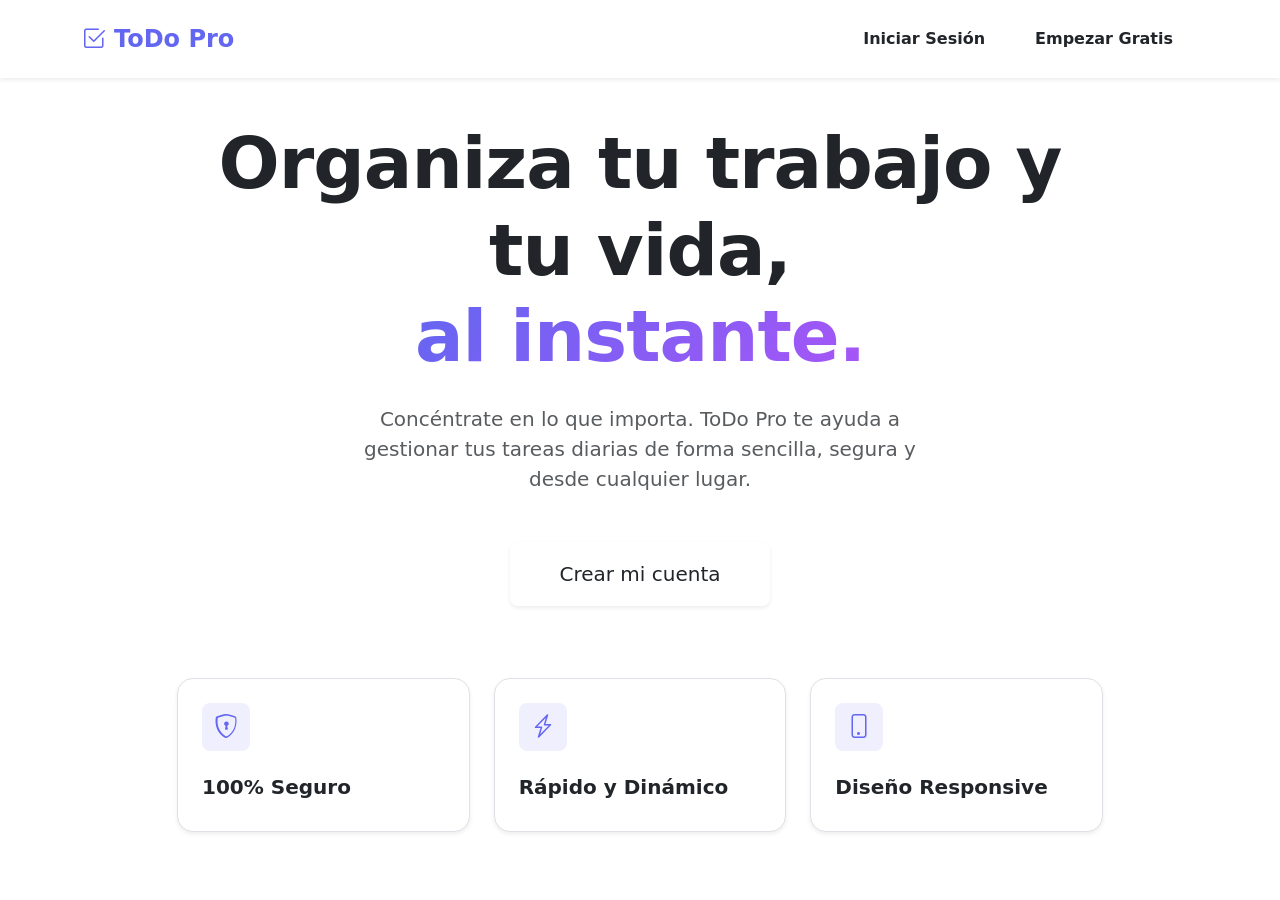
<file: src/main/resources/templates/index.html>
<!DOCTYPE html>
<html xmlns:th="http://www.thymeleaf.org">
<head>
    <meta charset="UTF-8">
    <meta name="viewport" content="width=device-width, initial-scale=1.0">
    <title>ToDo Pro - Organiza tu vida</title>
    <link href="https://cdn.jsdelivr.net/npm/bootstrap@5.3.0/dist/css/bootstrap.min.css" rel="stylesheet">
    <link rel="stylesheet" href="https://cdn.jsdelivr.net/npm/bootstrap-icons@1.10.5/font/bootstrap-icons.css">
    <link rel="stylesheet" th:href="@{/css/style.css}">
    <style>
        .hero-title {
            font-size: clamp(2.5rem, 6vw, 4.5rem);
            line-height: 1.2;
            letter-spacing: -1px;
        }
        .text-gradient {
            background: linear-gradient(135deg, #6366f1 0%, #a855f7 100%);
            -webkit-background-clip: text;
            -webkit-text-fill-color: transparent;
        }
        .feature-card {
            transition: transform 0.3s ease, box-shadow 0.3s ease, border-color 0.3s ease;
        }
        .feature-card:hover {
            transform: translateY(-5px);
            box-shadow: 0 10px 25px -5px rgba(0, 0, 0, 0.1), 0 8px 10px -6px rgba(0, 0, 0, 0.1) !important;
            border-color: #6366f1 !important;
        }
        .icon-box {
            width: 48px;
            height: 48px;
            background-color: rgba(99, 102, 241, 0.1);
            color: #6366f1;
        }
    </style>
</head>
<body>

<div id="globalLoader" class="loader-overlay">
    <div class="spinner"></div>
</div>

<nav class="navbar navbar-expand bg-white shadow-sm fixed-top py-3">
    <div class="container d-flex align-items-center">
        <a class="navbar-brand fw-bold fs-4 m-0 d-flex align-items-center gap-2" href="/" style="color: #6366f1;">
            <i class="bi bi-check2-square"></i> ToDo Pro
        </a>

        <div class="ms-auto d-flex align-items-center gap-2">
            <a th:href="@{/login}" class="btn btn-outline-vibrant fw-bold px-3">
                Iniciar Sesión
            </a>
            <a th:href="@{/register}" class="btn btn-vibrant fw-bold d-none d-md-inline-block px-4">
                Empezar Gratis
            </a>
        </div>
    </div>
</nav>

<section class="min-vh-100 d-flex align-items-center" style="padding-top: 100px;">
    <div class="container pb-5">
        <div class="row justify-content-center text-center">
            <div class="col-lg-10">

                <h1 class="hero-title fw-bold mb-4 text-dark">
                    Organiza tu trabajo y tu vida, <br class="d-none d-md-block">
                    <span class="text-gradient">al instante.</span>
                </h1>

                <p class="lead mb-5 mx-auto text-muted" style="max-width: 600px; font-weight: 400;">
                    Concéntrate en lo que importa. ToDo Pro te ayuda a gestionar tus tareas diarias de forma sencilla, segura y desde cualquier lugar.
                </p>

                <div class="d-flex justify-content-center mb-5">
                    <a th:href="@{/register}" class="btn btn-vibrant btn-lg px-4 px-md-5 py-3 fs-5 shadow-sm">Crear mi cuenta</a>
                </div>

                <div class="row g-4 text-start mt-4">
                    <div class="col-md-4">
                        <div class="bg-white p-4 h-100 rounded-4 border shadow-sm feature-card">
                            <div class="icon-box d-inline-flex align-items-center justify-content-center rounded-3 mb-4">
                                <i class="bi bi-shield-lock fs-4"></i>
                            </div>
                            <h5 class="fw-bold text-dark mb-2">100% Seguro</h5>
                        </div>
                    </div>
                    <div class="col-md-4">
                        <div class="bg-white p-4 h-100 rounded-4 border shadow-sm feature-card">
                            <div class="icon-box d-inline-flex align-items-center justify-content-center rounded-3 mb-4">
                                <i class="bi bi-lightning-charge fs-4"></i>
                            </div>
                            <h5 class="fw-bold text-dark mb-2">Rápido y Dinámico</h5>
                        </div>
                    </div>
                    <div class="col-md-4">
                        <div class="bg-white p-4 h-100 rounded-4 border shadow-sm feature-card">
                            <div class="icon-box d-inline-flex align-items-center justify-content-center rounded-3 mb-4">
                                <i class="bi bi-phone fs-4"></i>
                            </div>
                            <h5 class="fw-bold text-dark mb-2">Diseño Responsive</h5>
                        </div>
                    </div>
                </div>

            </div>
        </div>
    </div>
</section>

<script src="https://cdn.jsdelivr.net/npm/bootstrap@5.3.0/dist/js/bootstrap.bundle.min.js"></script>

<script>
    window.addEventListener('beforeunload', () => {
        document.getElementById('globalLoader').classList.add('active');
    });
</script>

<script>
    if(localStorage.getItem('theme') === 'dark') document.documentElement.setAttribute('data-theme', 'dark');
</script>
</body>
</html>
</file>
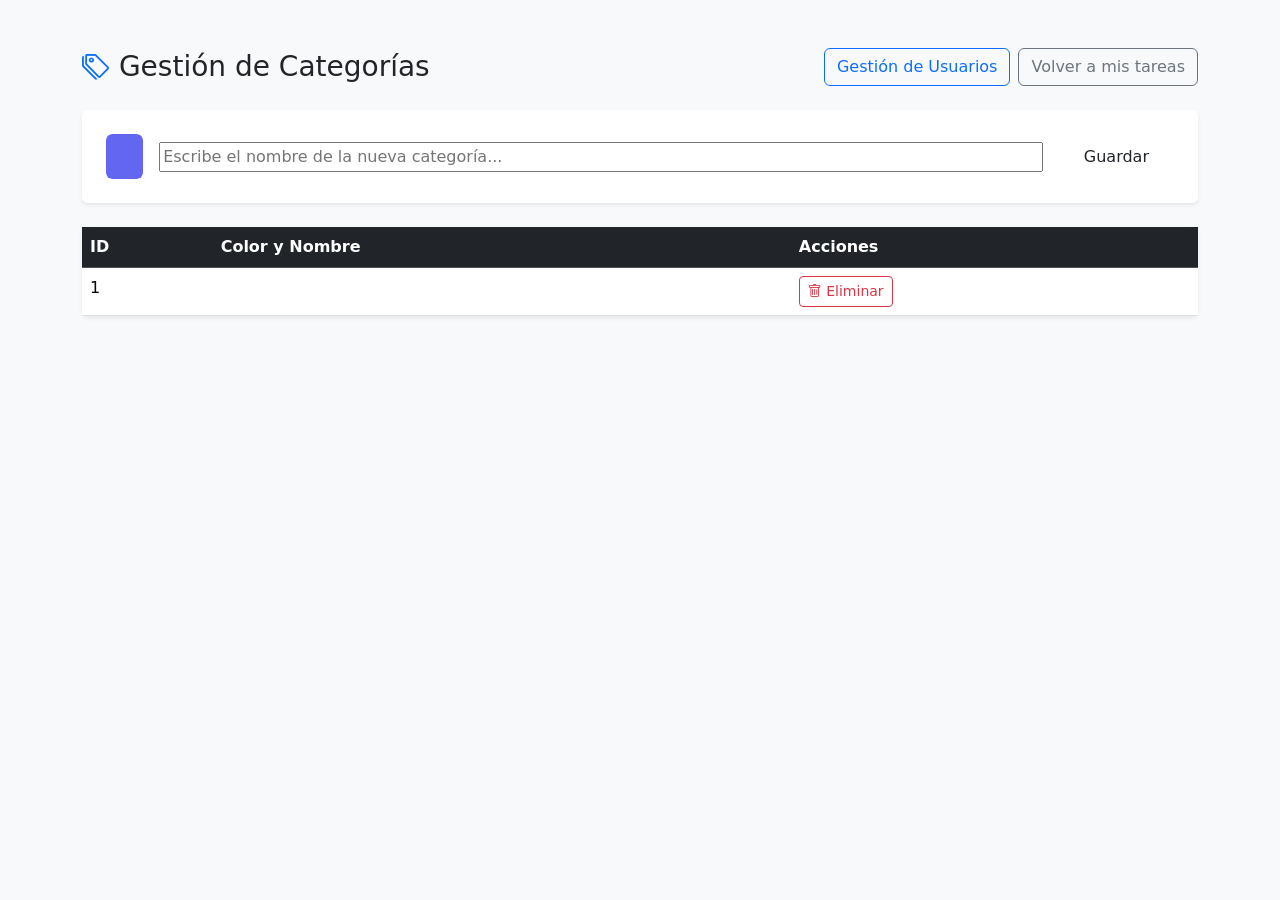
<file: src/main/resources/templates/admin-categories.html>
<!DOCTYPE html>
<html xmlns:th="http://www.thymeleaf.org">
<head>
    <title>Panel de Administración | Categorías</title>
    <meta name="viewport" content="width=device-width, initial-scale=1.0">
    <link href="https://cdn.jsdelivr.net/npm/bootstrap@5.3.0/dist/css/bootstrap.min.css" rel="stylesheet">
    <link rel="stylesheet" href="https://cdn.jsdelivr.net/npm/bootstrap-icons@1.10.5/font/bootstrap-icons.css">
    <link rel="stylesheet" th:href="@{/css/style.css}">
</head>
<body class="bg-light p-3 p-md-5">

<div id="globalLoader" class="loader-overlay">
    <div class="spinner"></div>
</div>

<div class="container">

    <div class="d-flex flex-column flex-sm-row justify-content-between align-items-sm-center gap-3 mb-4">
        <h2 class="m-0 fs-3"><i class="bi bi-tags text-primary"></i> Gestión de Categorías</h2>
        <div class="d-flex gap-2">
            <a th:href="@{/admin/users}" class="btn btn-outline-primary">Gestión de Usuarios</a>
            <a th:href="@{/tasks}" class="btn btn-outline-secondary">Volver a mis tareas</a>
        </div>
    </div>

    <div class="card shadow-sm border-0 mb-4 p-4">
        <form th:action="@{/admin/categories}" method="post" class="d-flex gap-3 align-items-center">
            <input type="color" name="color" class="form-control form-control-color border-0 bg-transparent p-0" value="#6366f1" style="width: 45px; height: 45px; cursor: pointer;" title="Elige un color" required>
            <input type="text" name="name" class="form-control-modern w-100" placeholder="Escribe el nombre de la nueva categoría..." required>
            <button type="submit" class="btn btn-vibrant px-4">Guardar</button>
        </form>
    </div>

    <div class="card shadow-sm border-0">
        <div class="table-responsive">
            <table class="table table-hover bg-white mb-0 text-nowrap">
                <thead class="table-dark">
                <tr>
                    <th>ID</th>
                    <th>Color y Nombre</th>
                    <th>Acciones</th>
                </tr>
                </thead>
                <tbody>
                <tr th:each="c : ${categories}">
                    <td th:text="${c.id}">1</td>
                    <td class="fw-bold">
                        <span class="badge rounded-pill text-white" th:style="'background-color: ' + ${c.color}" th:text="${c.name}"></span>
                    </td>
                    <td>
                        <form th:action="@{'/admin/categories/' + ${c.id} + '/delete'}" method="post" class="m-0">
                            <button type="submit" class="btn btn-sm btn-outline-danger" onclick="return confirm('¿Estás seguro de eliminar esta categoría del sistema?');">
                                <i class="bi bi-trash"></i> Eliminar
                            </button>
                        </form>
                    </td>
                </tr>
                </tbody>
            </table>
        </div>
    </div>

</div>

<script src="https://cdn.jsdelivr.net/npm/bootstrap@5.3.0/dist/js/bootstrap.bundle.min.js"></script>

<script>
    if(localStorage.getItem('theme') === 'dark') document.documentElement.setAttribute('data-theme', 'dark');
</script>
<script>
    window.addEventListener('beforeunload', () => {
        document.getElementById('globalLoader').classList.add('active');
    });
</script>
</body>
</html>
</file>
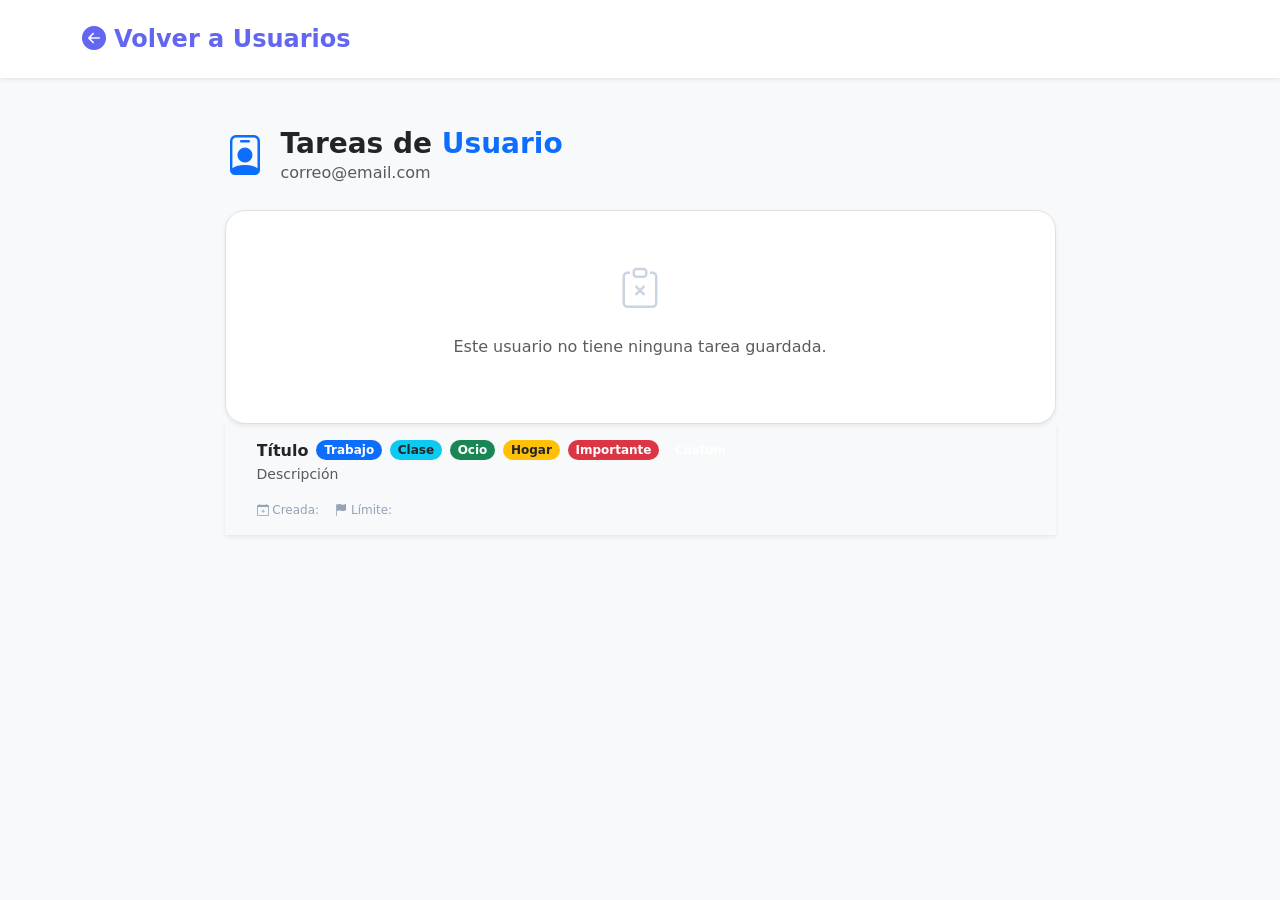
<file: src/main/resources/templates/admin-user-tasks.html>
<!DOCTYPE html>
<html xmlns:th="http://www.thymeleaf.org">
<head>
    <title>Tareas del Usuario | ToDo Pro</title>
    <meta name="viewport" content="width=device-width, initial-scale=1.0">
    <link href="https://cdn.jsdelivr.net/npm/bootstrap@5.3.0/dist/css/bootstrap.min.css" rel="stylesheet">
    <link rel="stylesheet" href="https://cdn.jsdelivr.net/npm/bootstrap-icons@1.10.5/font/bootstrap-icons.css">
    <link rel="stylesheet" th:href="@{/css/style.css}">
    <style>
        .task-done .task-title { text-decoration: line-through; color: #94a3b8; }
        .task-done .task-desc { text-decoration: line-through; opacity: 0.7; }
        .task-date { font-size: 0.75rem; color: #94a3b8; }
        .overdue-task { border-left: 5px solid #dc3545 !important; }
        .soon-task { border-left: 5px solid #ffc107 !important; }
    </style>
</head>
<body class="bg-light pb-5">

<div id="globalLoader" class="loader-overlay">
    <div class="spinner"></div>
</div>

<nav class="navbar navbar-expand-lg bg-white shadow-sm mb-5 py-3">
    <div class="container">
        <a class="navbar-brand fw-bold fs-4 d-flex align-items-center gap-2" href="/admin/users" style="color: #6366f1;">
            <i class="bi bi-arrow-left-circle-fill"></i> Volver a Usuarios
        </a>
    </div>
</nav>

<div class="container">
    <div class="row justify-content-center">
        <div class="col-md-10 col-lg-9">

            <div class="d-flex align-items-center mb-4">
                <i class="bi bi-person-badge fs-1 text-primary me-3"></i>
                <div>
                    <h3 class="mb-0 fw-bold" style="color: var(--text-main);">
                        Tareas de <span class="text-primary" th:text="${targetUser.username}">Usuario</span>
                    </h3>
                    <p class="text-muted mb-0" th:text="${targetUser.email}">correo@email.com</p>
                </div>
            </div>

            <div th:if="${#lists.isEmpty(tasks)}" class="text-center p-5 bg-white shadow-sm border" style="border-radius: 20px;">
                <i class="bi bi-clipboard-x fs-1" style="color: #cbd5e1;"></i>
                <p class="mt-3 text-muted fw-medium">Este usuario no tiene ninguna tarea guardada.</p>
            </div>

            <div class="d-flex flex-column gap-3">
                <div th:each="task : ${tasks}" class="task-card p-3 d-flex justify-content-between align-items-center shadow-sm"
                     th:classappend="${task.completed ? 'task-done' : (task.overdue ? 'overdue-task' : (task.dueSoon ? 'soon-task' : ''))}">

                    <div class="d-flex align-items-start gap-3 overflow-hidden w-100">
                        <i class="bi fs-3 mt-1" th:classappend="${task.completed} ? 'bi-check-circle-fill text-success' : 'bi-circle text-secondary'"></i>

                        <div class="w-100">
                            <div class="d-flex align-items-center flex-wrap gap-2 mb-1">
                                <h6 class="mb-0 fw-bold task-title text-truncate" style="max-width: 100%;" th:text="${task.title}">Título</h6>
                                <span th:if="${task.category == 'Trabajo'}" class="badge bg-primary rounded-pill small">Trabajo</span>
                                <span th:if="${task.category == 'Clase'}" class="badge bg-info text-dark rounded-pill small">Clase</span>
                                <span th:if="${task.category == 'Ocio'}" class="badge bg-success rounded-pill small">Ocio</span>
                                <span th:if="${task.category == 'Hogar'}" class="badge bg-warning text-dark rounded-pill small">Hogar</span>
                                <span th:if="${task.category == 'Importante'}" class="badge bg-danger rounded-pill small">Importante</span>
                                <span th:if="${task.category != null and task.category != 'Trabajo' and task.category != 'Clase' and task.category != 'Ocio' and task.category != 'Hogar' and task.category != 'Importante' and task.category != ''}"
                                      class="badge rounded-pill small text-white"
                                      th:style="'background-color: ' + (${categoryColors != null and categoryColors.containsKey(task.category)} ? ${categoryColors.get(task.category)} : '#6c757d')"
                                      th:text="${task.category}">Custom</span>
                            </div>

                            <small class="text-muted d-block task-desc mb-2" th:if="${task.description}" th:text="${task.description}">Descripción</small>

                            <div th:if="${task.tags != null and !task.tags.isEmpty()}" class="mb-2 d-flex flex-wrap gap-1">
                                <span th:each="tag : ${#strings.arraySplit(task.tags, ',')}" class="badge border text-muted fw-normal" style="background-color: var(--bg-input);" th:text="${'#' + #strings.trim(tag)}"></span>
                            </div>

                            <div class="task-date mt-2 d-flex flex-wrap gap-3">
                                <span><i class="bi bi-calendar-plus"></i> Creada: <span th:text="${#temporals.format(task.createdAt, 'dd/MM/yyyy')}"></span></span>

                                <span th:if="${task.dueDate}" th:classappend="${!task.completed and task.overdue} ? 'text-danger fw-bold' : (${!task.completed and task.dueSoon} ? 'text-warning fw-bold' : '')">
                                    <i class="bi bi-flag-fill"></i> Límite: <span th:text="${#temporals.format(task.dueDate, 'dd/MM/yyyy')}"></span>
                                </span>
                            </div>
                        </div>
                    </div>
                </div>
            </div>

        </div>
    </div>
</div>

<script src="https://cdn.jsdelivr.net/npm/bootstrap@5.3.0/dist/js/bootstrap.bundle.min.js"></script>
<script>
    if(localStorage.getItem('theme') === 'dark') document.documentElement.setAttribute('data-theme', 'dark');
</script>
<script>
    window.addEventListener('beforeunload', () => {
        document.getElementById('globalLoader').classList.add('active');
    });
</script>
</body>
</html>
</file>
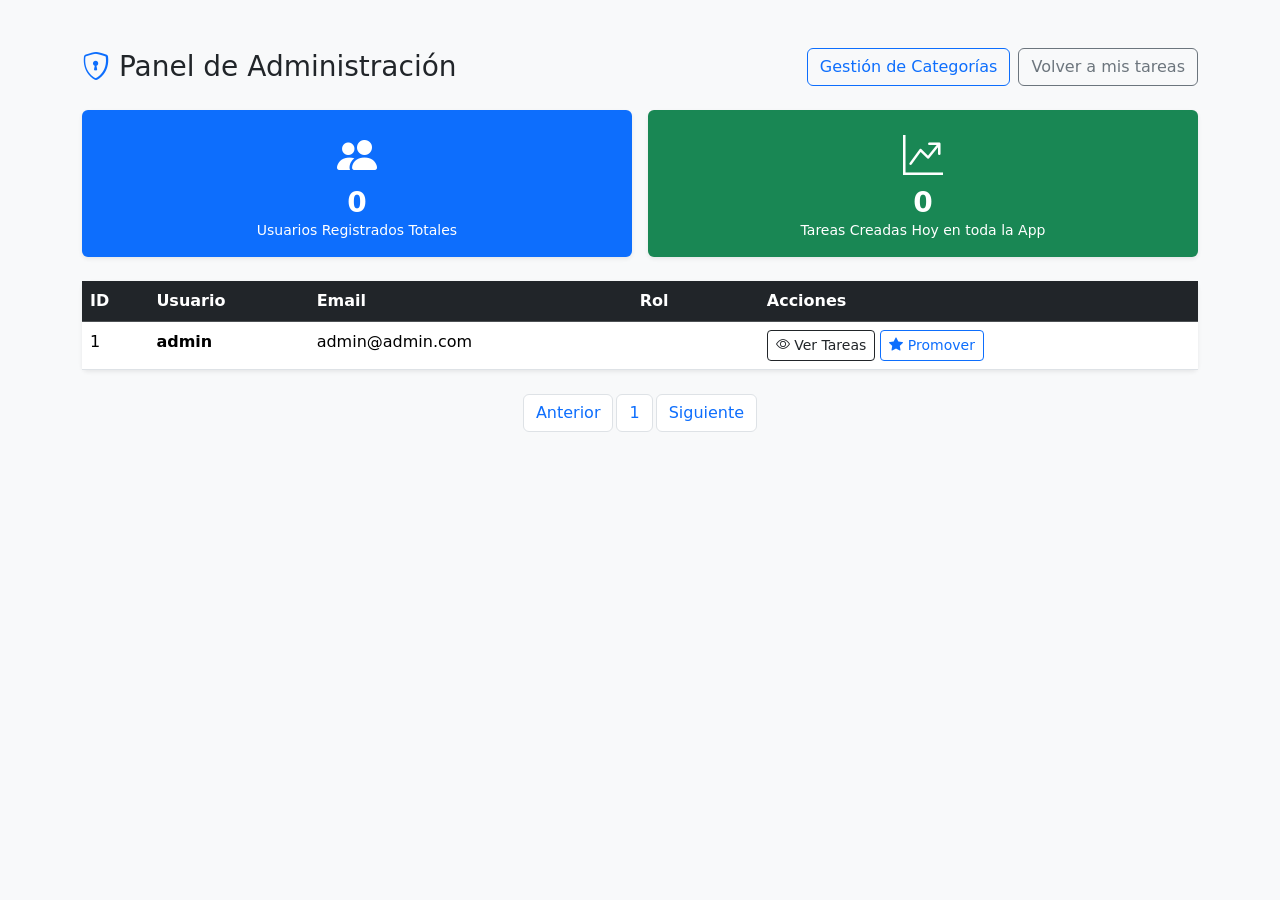
<file: src/main/resources/templates/admin-users.html>
<!DOCTYPE html>
<html xmlns:th="http://www.thymeleaf.org">
<head>
    <title>Panel de Administración | Usuarios</title>
    <meta name="viewport" content="width=device-width, initial-scale=1.0">
    <link href="https://cdn.jsdelivr.net/npm/bootstrap@5.3.0/dist/css/bootstrap.min.css" rel="stylesheet">
    <link rel="stylesheet" href="https://cdn.jsdelivr.net/npm/bootstrap-icons@1.10.5/font/bootstrap-icons.css">
    <link rel="stylesheet" th:href="@{/css/style.css}">
</head>
<body class="bg-light p-3 p-md-5">

<div id="globalLoader" class="loader-overlay">
    <div class="spinner"></div>
</div>

<div class="container">

    <div class="d-flex flex-column flex-sm-row justify-content-between align-items-sm-center gap-3 mb-4">
        <h2 class="m-0 fs-3"><i class="bi bi-shield-lock text-primary"></i> Panel de Administración</h2>
        <div class="d-flex gap-2">
            <a th:href="@{/admin/categories}" class="btn btn-outline-primary">Gestión de Categorías</a>
            <a th:href="@{/tasks}" class="btn btn-outline-secondary">Volver a mis tareas</a>
        </div>
    </div>

    <div class="row mb-4 g-3">
        <div class="col-12 col-md-6">
            <div class="card shadow-sm border-0 bg-primary text-white p-3 text-center h-100">
                <i class="bi bi-people-fill fs-1"></i>
                <h3 class="fw-bold mb-0" th:text="${totalUsers}">0</h3>
                <span class="small">Usuarios Registrados Totales</span>
            </div>
        </div>
        <div class="col-12 col-md-6">
            <div class="card shadow-sm border-0 bg-success text-white p-3 text-center h-100">
                <i class="bi bi-graph-up-arrow fs-1"></i>
                <h3 class="fw-bold mb-0" th:text="${tasksToday}">0</h3>
                <span class="small">Tareas Creadas Hoy en toda la App</span>
            </div>
        </div>
    </div>

    <div class="card shadow-sm border-0">
        <div class="table-responsive">
            <table class="table table-hover bg-white mb-0 text-nowrap">
                <thead class="table-dark">
                <tr>
                    <th>ID</th>
                    <th>Usuario</th>
                    <th>Email</th>
                    <th>Rol</th>
                    <th>Acciones</th>
                </tr>
                </thead>
                <tbody>
                <tr th:each="u : ${userPage.content}">
                    <td th:text="${u.id}">1</td>
                    <td class="fw-bold" th:text="${u.username}">admin</td>
                    <td th:text="${u.email}">admin@admin.com</td>
                    <td><span class="badge" th:classappend="${u.role == 'ADMIN'} ? 'bg-danger' : 'bg-primary'" th:text="${u.role}">USER</span></td>
                    <td>
                        <a th:href="@{'/admin/users/' + ${u.id} + '/tasks'}" class="btn btn-sm btn-outline-dark">
                            <i class="bi bi-eye"></i> Ver Tareas
                        </a>
                        <form th:if="${u.role != 'ADMIN'}" th:action="@{'/admin/users/' + ${u.id} + '/promote'}" method="post" class="d-inline m-0">
                            <button type="submit" class="btn btn-sm btn-outline-primary" onclick="return confirm('¿Otorgar permisos de Administrador a este usuario?');">
                                <i class="bi bi-star-fill"></i> Promover
                            </button>
                        </form>
                    </td>
                </tr>
                </tbody>
            </table>
        </div>
    </div>

    <nav class="mt-4" th:if="${userPage.totalPages > 1}">
        <ul class="pagination justify-content-center flex-wrap gap-1">
            <li class="page-item" th:classappend="${userPage.first} ? 'disabled'">
                <a class="page-link rounded-2" th:href="@{/admin/users(page=${userPage.number - 1})}">Anterior</a>
            </li>
            <li class="page-item" th:each="i : ${#numbers.sequence(0, userPage.totalPages - 1)}" th:classappend="${userPage.number == i} ? 'active'">
                <a class="page-link rounded-2" th:href="@{/admin/users(page=${i})}" th:text="${i + 1}">1</a>
            </li>
            <li class="page-item" th:classappend="${userPage.last} ? 'disabled'">
                <a class="page-link rounded-2" th:href="@{/admin/users(page=${userPage.number + 1})}">Siguiente</a>
            </li>
        </ul>
    </nav>

</div>

<script src="https://cdn.jsdelivr.net/npm/bootstrap@5.3.0/dist/js/bootstrap.bundle.min.js"></script>
<script>
    if(localStorage.getItem('theme') === 'dark') document.documentElement.setAttribute('data-theme', 'dark');
</script>
<script>
    window.addEventListener('beforeunload', () => {
        document.getElementById('globalLoader').classList.add('active');
    });
</script>
</body>
</html>
</file>
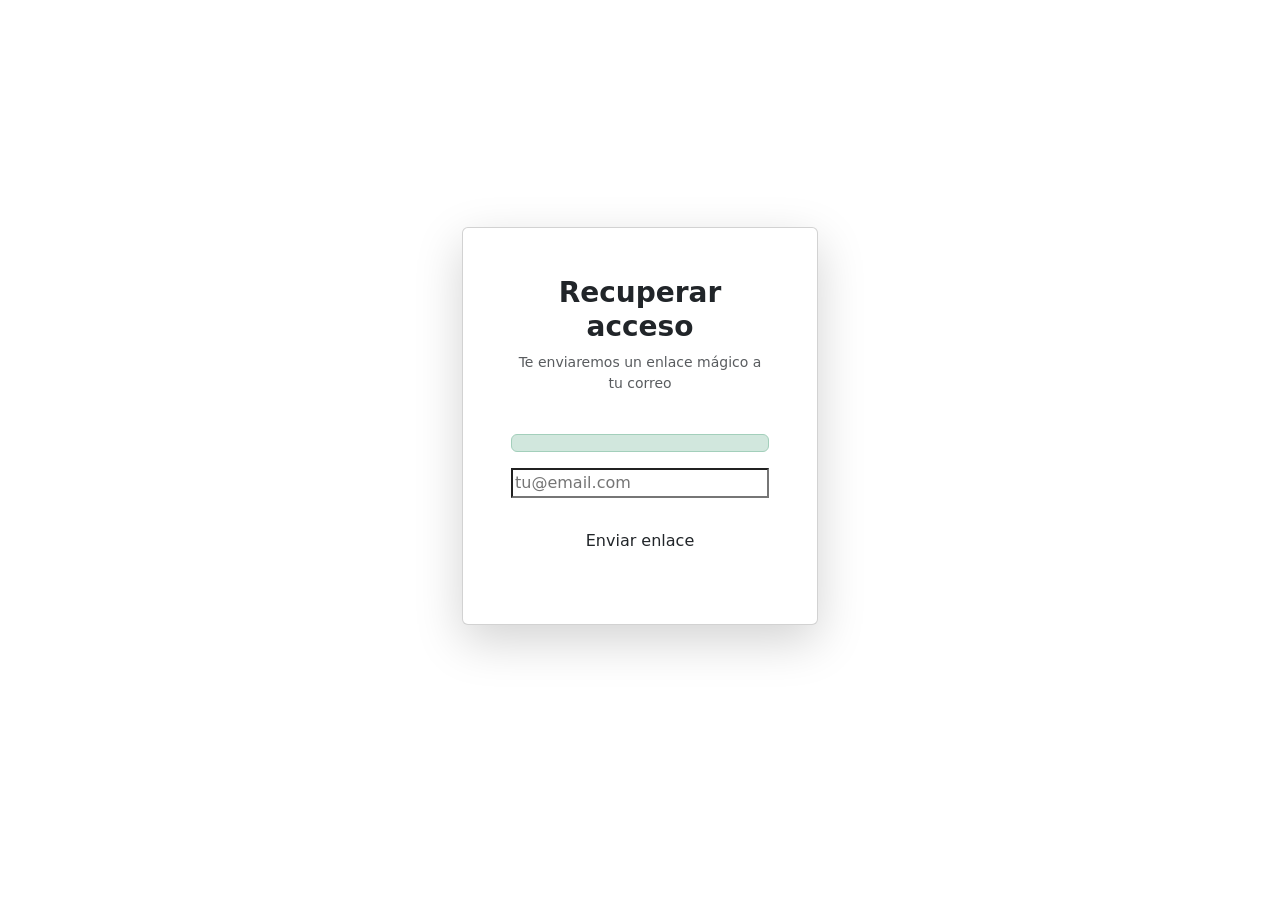
<file: src/main/resources/templates/forgot-password.html>
<!DOCTYPE html>
<html xmlns:th="http://www.thymeleaf.org">
<head>
    <meta charset="UTF-8">
    <meta name="viewport" content="width=device-width, initial-scale=1.0">
    <title>Recuperar Contraseña | ToDo Pro</title>
    <link href="https://cdn.jsdelivr.net/npm/bootstrap@5.3.0/dist/css/bootstrap.min.css" rel="stylesheet">
    <link rel="stylesheet" th:href="@{/css/style.css}">
</head>
<body class="bg-vibrant d-flex align-items-center min-vh-100 py-5">

<div id="globalLoader" class="loader-overlay">
    <div class="spinner"></div>
</div>

<div class="container">
    <div class="row justify-content-center">
        <div class="col-11 col-sm-8 col-md-6 col-lg-4">
            <div class="card card-auth p-4 p-sm-5 shadow-lg">
                <div class="text-center mb-4">
                    <h3 class="fw-bold text-dark">Recuperar acceso</h3>
                    <p class="text-muted small">Te enviaremos un enlace mágico a tu correo</p>
                </div>

                <div th:if="${message}" class="alert alert-success py-2 small text-center" th:text="${message}"></div>

                <form th:action="@{/forgot-password}" method="post">
                    <div class="mb-4">
                        <input type="email" name="email" class="form-control-modern w-100 bg-white" required placeholder="tu@email.com">
                    </div>
                    <button type="submit" class="btn btn-vibrant w-100 mb-3">Enviar enlace</button>
                </form>
            </div>
            <div class="text-center mt-4">
                <a th:href="@{/login}" class="text-white-50 text-decoration-none small"><i class="bi bi-arrow-left"></i> Volver al Login</a>
            </div>
        </div>
    </div>
</div>

<script>
    window.addEventListener('beforeunload', () => {
        document.getElementById('globalLoader').classList.add('active');
    });
</script>

</body>
</html>
</file>
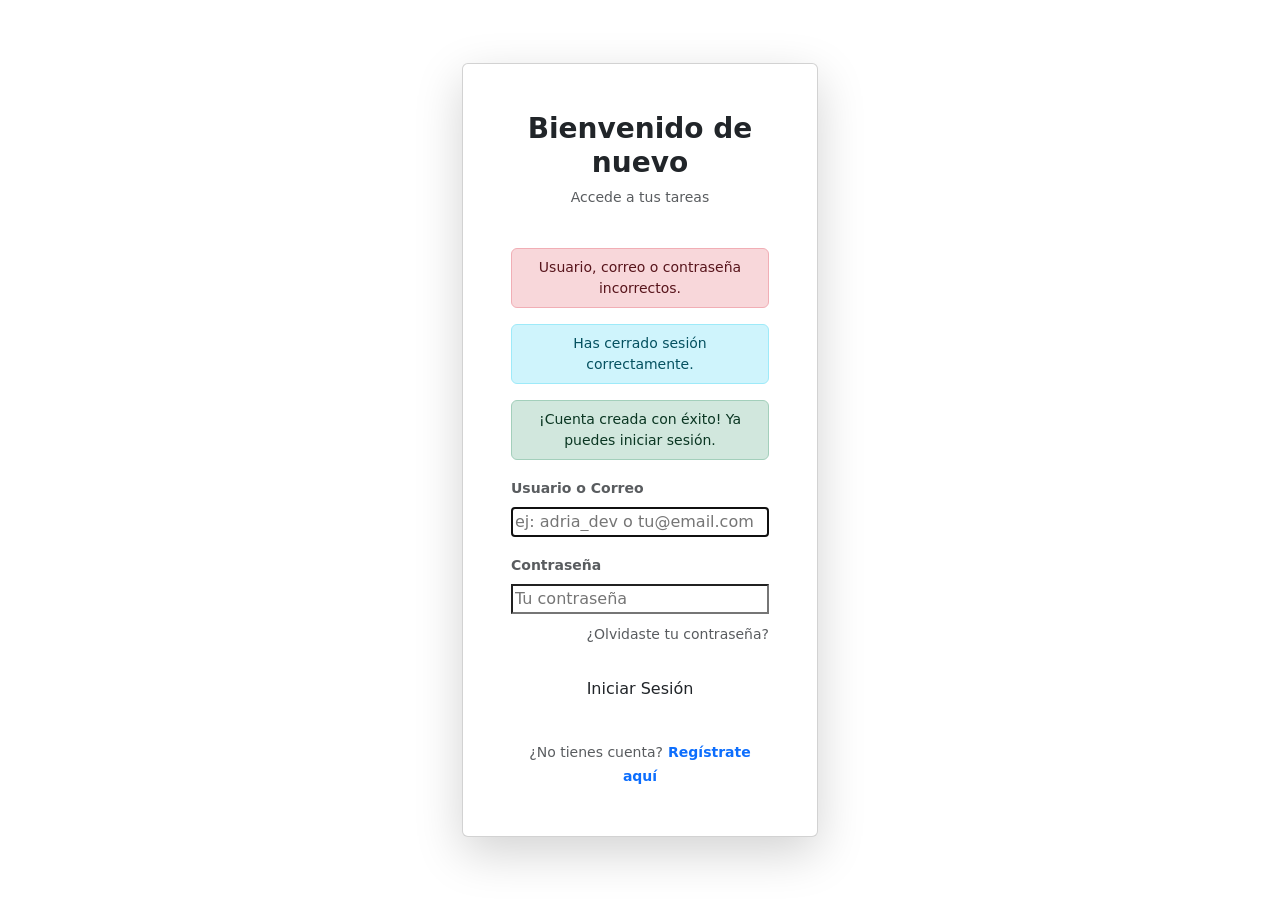
<file: src/main/resources/templates/login.html>
<!DOCTYPE html>
<html xmlns:th="http://www.thymeleaf.org">
<head>
    <meta charset="UTF-8">
    <meta name="viewport" content="width=device-width, initial-scale=1.0">
    <title>Iniciar Sesión | ToDo Pro</title>
    <link href="https://cdn.jsdelivr.net/npm/bootstrap@5.3.0/dist/css/bootstrap.min.css" rel="stylesheet">
    <link rel="stylesheet" th:href="@{/css/style.css}">
</head>
<body class="bg-vibrant d-flex align-items-center min-vh-100 py-5">

<div id="globalLoader" class="loader-overlay">
    <div class="spinner"></div>
</div>

<div class="container">
    <div class="row justify-content-center">
        <div class="col-11 col-sm-8 col-md-6 col-lg-4">
            <div class="card card-auth p-4 p-sm-5 shadow-lg">
                <div class="text-center mb-4">
                    <h3 class="fw-bold text-dark">Bienvenido de nuevo</h3>
                    <p class="text-muted small">Accede a tus tareas</p>
                </div>

                <form th:action="@{/login}" method="post">
                    <div th:if="${param.error}" class="alert alert-danger py-2 small text-center">
                        Usuario, correo o contraseña incorrectos.
                    </div>

                    <div th:if="${param.logout}" class="alert alert-info py-2 small text-center">
                        Has cerrado sesión correctamente.
                    </div>

                    <div th:if="${param.success}" class="alert alert-success py-2 small text-center">
                        ¡Cuenta creada con éxito! Ya puedes iniciar sesión.
                    </div>
                    <div class="mb-3">
                        <label class="form-label small fw-bold text-muted">Usuario o Correo</label>
                        <input type="text" name="username" class="form-control-modern w-100 bg-white" placeholder="ej: adria_dev o tu@email.com" required autofocus>
                    </div>

                    <div class="mb-2">
                        <label class="form-label small fw-bold text-muted">Contraseña</label>
                        <input type="password" name="password" class="form-control-modern w-100 bg-white" placeholder="Tu contraseña" required>
                    </div>

                    <div class="text-end mb-4">
                        <a th:href="@{/forgot-password}" class="text-muted small text-decoration-none">¿Olvidaste tu contraseña?</a>
                    </div>

                    <button type="submit" class="btn btn-vibrant w-100 mb-3">Iniciar Sesión</button>
                </form>

                <div class="text-center mt-3">
                    <span class="text-muted small">¿No tienes cuenta?</span>
                    <a th:href="@{/register}" class="text-primary small fw-bold text-decoration-none">Regístrate aquí</a>
                </div>
            </div>
        </div>
    </div>
</div>

<script>
    window.addEventListener('beforeunload', () => {
        document.getElementById('globalLoader').classList.add('active');
    });
</script>
</body>
</html>
</file>
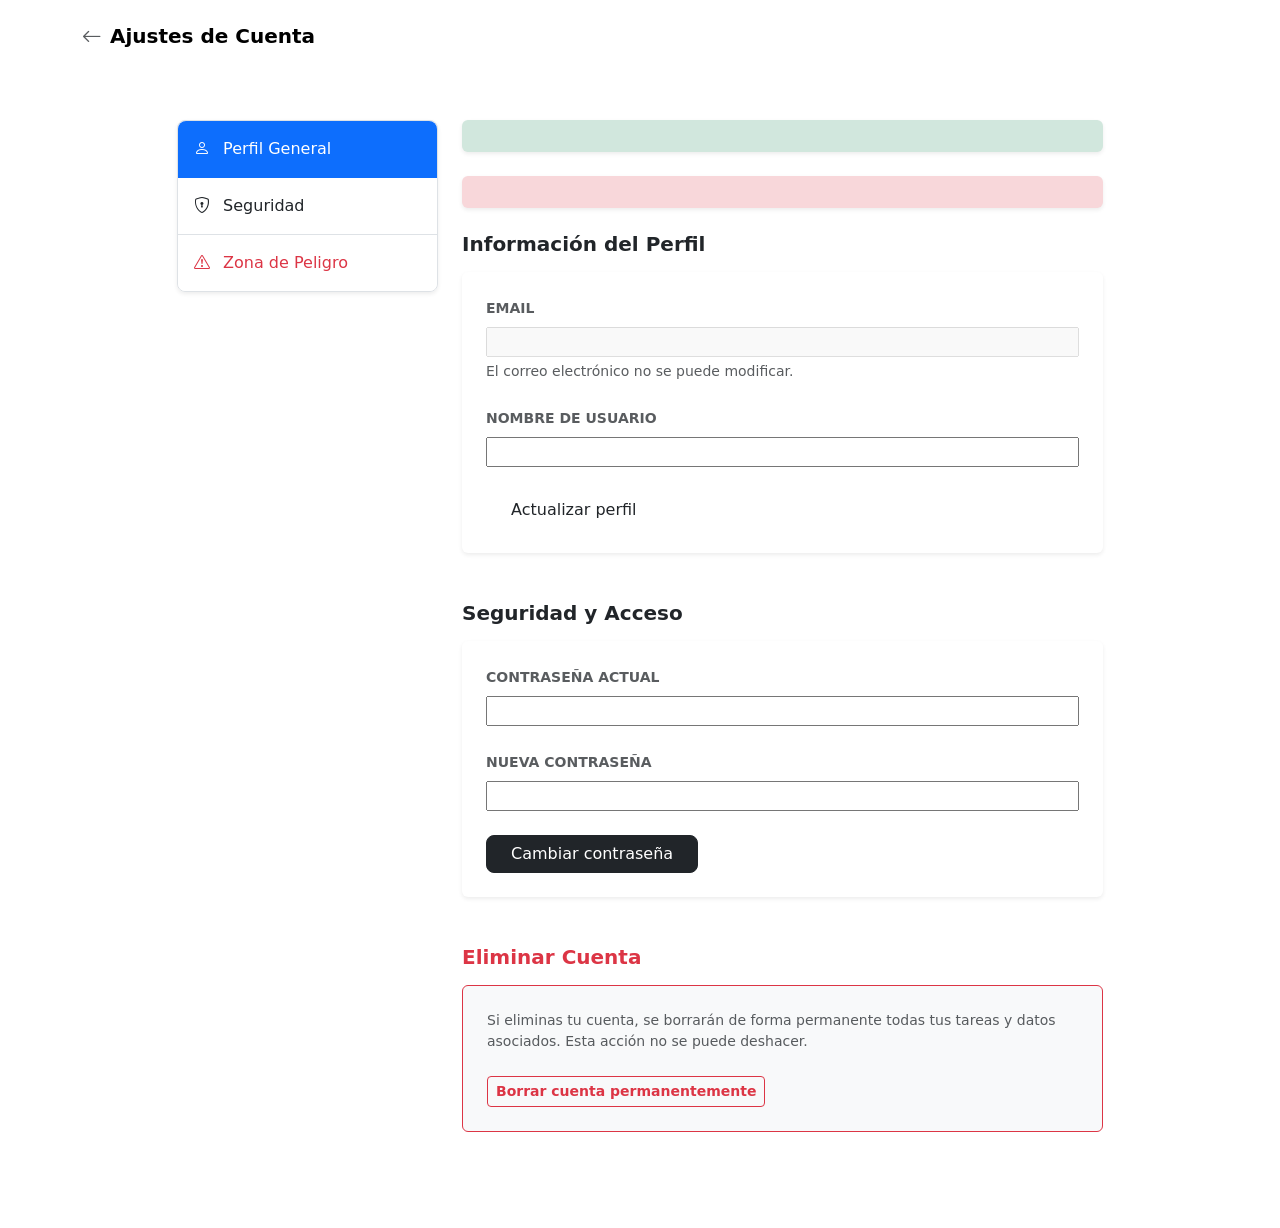
<file: src/main/resources/templates/profile.html>
<!DOCTYPE html>
<html xmlns:th="http://www.thymeleaf.org">
<head>
    <title>Configuración | ToDo Pro</title>
    <meta name="viewport" content="width=device-width, initial-scale=1.0">
    <link href="https://cdn.jsdelivr.net/npm/bootstrap@5.3.0/dist/css/bootstrap.min.css" rel="stylesheet">
    <link rel="stylesheet" href="https://cdn.jsdelivr.net/npm/bootstrap-icons@1.10.5/font/bootstrap-icons.css">
    <link rel="stylesheet" th:href="@{/css/style.css}">
</head>
<body>

<div id="globalLoader" class="loader-overlay">
    <div class="spinner"></div>
</div>

<nav class="navbar navbar-expand-lg py-3 sticky-top">
    <div class="container">
        <a class="navbar-brand fw-bold d-flex align-items-center gap-2" th:href="@{/tasks}">
            <i class="bi bi-arrow-left text-muted"></i> Ajustes de Cuenta
        </a>
    </div>
</nav>

<div class="container mt-5">
    <div class="row justify-content-center">
        <div class="col-lg-3 mb-4">
            <div class="list-group list-group-flush shadow-sm rounded-3 border">
                <a href="#general" class="list-group-item list-group-item-action py-3 fw-medium active">
                    <i class="bi bi-person me-2"></i> Perfil General
                </a>
                <a href="#security" class="list-group-item list-group-item-action py-3 fw-medium">
                    <i class="bi bi-shield-lock me-2"></i> Seguridad
                </a>
                <a href="#danger" class="list-group-item list-group-item-action py-3 fw-medium text-danger">
                    <i class="bi bi-exclamation-triangle me-2"></i> Zona de Peligro
                </a>
            </div>
        </div>

        <div class="col-lg-7">

            <div th:if="${param.success}" class="alert alert-success border-0 shadow-sm mb-4" th:text="${param.success}"></div>
            <div th:if="${param.error}" class="alert alert-danger border-0 shadow-sm mb-4" th:text="${param.error}"></div>

            <section id="general" class="mb-5">
                <h5 class="fw-bold mb-3">Información del Perfil</h5>
                <div class="card border-0 shadow-sm">
                    <div class="card-body p-4">
                        <form th:action="@{/profile/update-username}" method="post">
                            <div class="mb-4">
                                <label class="form-label text-muted small text-uppercase fw-bold">Email</label>
                                <input type="text" class="form-control-modern w-100 opacity-75" th:value="${user.email}" disabled>
                                <div class="form-text small">El correo electrónico no se puede modificar.</div>
                            </div>
                            <div class="mb-4">
                                <label class="form-label text-muted small text-uppercase fw-bold">Nombre de usuario</label>
                                <input type="text" name="username" class="form-control-modern w-100" th:value="${user.username}" required>
                            </div>
                            <button type="submit" class="btn btn-vibrant px-4">Actualizar perfil</button>
                        </form>
                    </div>
                </div>
            </section>

            <section id="security" class="mb-5">
                <h5 class="fw-bold mb-3">Seguridad y Acceso</h5>
                <div class="card border-0 shadow-sm">
                    <div class="card-body p-4">
                        <form th:action="@{/profile/change-password}" method="post">
                            <div class="mb-4">
                                <label class="form-label text-muted small text-uppercase fw-bold">Contraseña actual</label>
                                <input type="password" name="oldPassword" class="form-control-modern w-100" required>
                            </div>
                            <div class="mb-4">
                                <label class="form-label text-muted small text-uppercase fw-bold">Nueva contraseña</label>
                                <input type="password" name="newPassword" class="form-control-modern w-100" minlength="6" required>
                            </div>
                            <button type="submit" class="btn btn-dark rounded-3 px-4">Cambiar contraseña</button>
                        </form>
                    </div>
                </div>
            </section>

            <section id="danger" class="mb-5 pb-5">
                <h5 class="fw-bold text-danger mb-3">Eliminar Cuenta</h5>
                <div class="card border-danger bg-light">
                    <div class="card-body p-4">
                        <p class="small text-muted mb-4">
                            Si eliminas tu cuenta, se borrarán de forma permanente todas tus tareas y datos asociados. Esta acción no se puede deshacer.
                        </p>
                        <form th:action="@{/profile/delete-account}" method="post" onsubmit="return confirm('¿Confirmas la eliminación total de tu cuenta?');">
                            <button type="submit" class="btn btn-outline-danger btn-sm fw-bold">Borrar cuenta permanentemente</button>
                        </form>
                    </div>
                </div>
            </section>

        </div>
    </div>
</div>

<script src="https://cdn.jsdelivr.net/npm/bootstrap@5.3.0/dist/js/bootstrap.bundle.min.js"></script>
<script>
    if(localStorage.getItem('theme') === 'dark') document.documentElement.setAttribute('data-theme', 'dark');
</script>

<script>
    window.addEventListener('beforeunload', () => {
        document.getElementById('globalLoader').classList.add('active');
    });
</script>
</body>
</html>
</file>
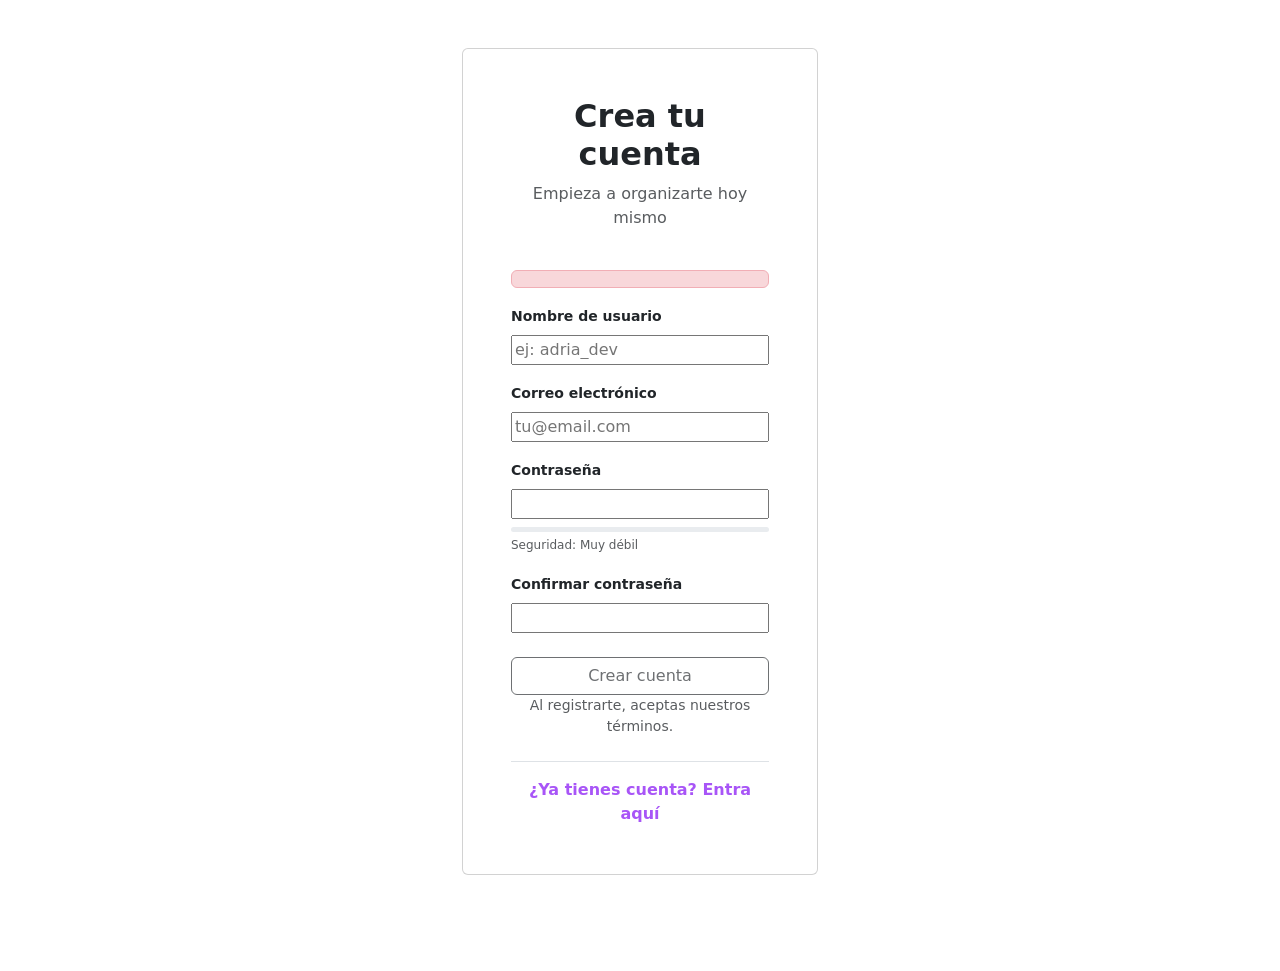
<file: src/main/resources/templates/register.html>
<!DOCTYPE html>
<html xmlns:th="http://www.thymeleaf.org">
<head>
    <meta charset="UTF-8">
    <meta name="viewport" content="width=device-width, initial-scale=1.0"> <title>Crear Cuenta | ToDo Pro</title>
    <link href="https://cdn.jsdelivr.net/npm/bootstrap@5.3.0/dist/css/bootstrap.min.css" rel="stylesheet">
    <link rel="stylesheet" th:href="@{/css/style.css}">
</head>
<body class="bg-vibrant d-flex align-items-center min-vh-100 py-5">

<div id="globalLoader" class="loader-overlay">
    <div class="spinner"></div>
</div>

<div class="container">
    <div class="row justify-content-center">
        <div class="col-11 col-sm-8 col-md-6 col-lg-4">
            <div class="card card-auth p-4 p-sm-5">
                <div class="text-center mb-4">
                    <h2 class="fw-bold" style="color: var(--text-main);">Crea tu cuenta</h2>
                    <p class="text-muted">Empieza a organizarte hoy mismo</p>
                </div>

                <div th:if="${error}" class="alert alert-danger py-2 small text-center" th:text="${error}"></div>

                <form th:action="@{/register}" method="post" id="regForm">
                    <div class="mb-3">
                        <label class="form-label small fw-bold">Nombre de usuario</label>
                        <input type="text" name="username" class="form-control-modern w-100" required placeholder="ej: adria_dev">
                    </div>

                    <div class="mb-3">
                        <label class="form-label small fw-bold">Correo electrónico</label>
                        <input type="email" name="email" class="form-control-modern w-100" required placeholder="tu@email.com">
                    </div>

                    <div class="mb-3">
                        <label class="form-label small fw-bold">Contraseña</label>
                        <input type="password" id="pass" name="password" class="form-control-modern w-100" required>
                        <div class="progress mt-2" style="height: 5px;">
                            <div id="strengthBar" class="progress-bar" role="progressbar" style="width: 0%"></div>
                        </div>
                        <small id="strengthText" class="text-muted" style="font-size: 0.75rem;">Seguridad: Muy débil</small>
                    </div>

                    <div class="mb-4">
                        <label class="form-label small fw-bold">Confirmar contraseña</label>
                        <input type="password" id="confirmPass" name="confirmPassword" class="form-control-modern w-100" required>
                        <div id="matchError" class="text-danger small mt-1 d-none">Las contraseñas no coinciden</div>
                    </div>

                    <button type="submit" id="btnReg" class="btn btn-vibrant w-100" disabled>Crear cuenta</button>
                </form>

                <script>
                    const pass = document.getElementById('pass');
                    const confirm = document.getElementById('confirmPass');
                    const bar = document.getElementById('strengthBar');
                    const text = document.getElementById('strengthText');
                    const btn = document.getElementById('btnReg');

                    pass.addEventListener('input', () => {
                        let score = 0;
                        if (pass.value.length > 7) score++;
                        if (/[A-Z]/.test(pass.value)) score++;
                        if (/[0-9]/.test(pass.value)) score++;
                        if (/[^A-Za-z0-9]/.test(pass.value)) score++;

                        const colors = ['#dc3545', '#ffc107', '#0dcaf0', '#198754'];
                        const labels = ['Muy débil', 'Débil', 'Media', 'Fuerte'];

                        bar.style.width = (score * 25) + '%';
                        bar.style.backgroundColor = colors[score-1] || colors[0];
                        text.innerText = 'Seguridad: ' + (labels[score-1] || labels[0]);
                        validate();
                    });

                    confirm.addEventListener('input', validate);

                    function validate() {
                        const match = pass.value === confirm.value && pass.value !== "";
                        document.getElementById('matchError').classList.toggle('d-none', match || confirm.value === "");
                        btn.disabled = !(match && pass.value.length >= 6);
                    }
                </script>

                <p class="text-center text-muted small mb-4">Al registrarte, aceptas nuestros términos.</p>

                <div class="text-center border-top pt-3">
                    <a th:href="@{/login}" class="fw-bold text-decoration-none" style="color: #a855f7;">¿Ya tienes cuenta? Entra aquí</a>
                </div>
            </div>
            <div class="text-center mt-4">
                <a href="/" class="text-white-50 text-decoration-none small"><i class="bi bi-arrow-left"></i> Volver al inicio</a>
            </div>
        </div>
    </div>
</div>

<script>
    window.addEventListener('beforeunload', () => {
        document.getElementById('globalLoader').classList.add('active');
    });
</script>

</body>
</html>
</file>
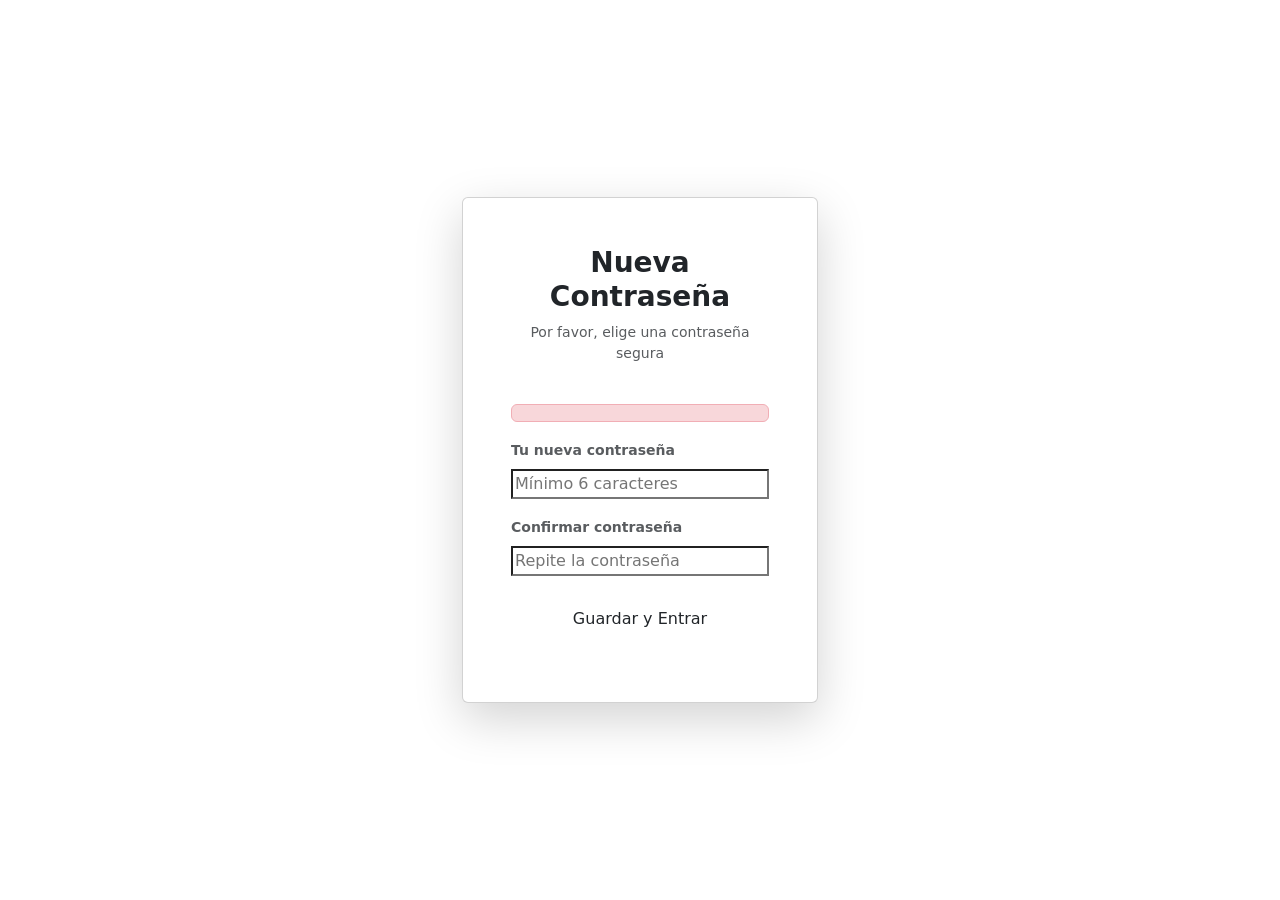
<file: src/main/resources/templates/reset-password.html>
<!DOCTYPE html>
<html xmlns:th="http://www.thymeleaf.org">
<head>
    <meta charset="UTF-8">
    <meta name="viewport" content="width=device-width, initial-scale=1.0">
    <title>Nueva Contraseña | ToDo Pro</title>
    <link href="https://cdn.jsdelivr.net/npm/bootstrap@5.3.0/dist/css/bootstrap.min.css" rel="stylesheet">
    <link rel="stylesheet" th:href="@{/css/style.css}">
</head>
<body class="bg-vibrant d-flex align-items-center min-vh-100 py-5">

<div id="globalLoader" class="loader-overlay">
    <div class="spinner"></div>
</div>

<div class="container">
    <div class="row justify-content-center">
        <div class="col-11 col-sm-8 col-md-6 col-lg-4">
            <div class="card card-auth p-4 p-sm-5 shadow-lg">

                <div class="text-center mb-4">
                    <h3 class="fw-bold text-dark">Nueva Contraseña</h3>
                    <p class="text-muted small">Por favor, elige una contraseña segura</p>
                </div>

                <div th:if="${param.error}" class="alert alert-danger py-2 small text-center" th:text="${param.error}"></div>

                <form th:action="@{/reset-password}" method="post" id="resetForm">
                    <input type="hidden" name="token" th:value="${token}">

                    <div class="mb-3">
                        <label class="form-label small fw-bold text-muted">Tu nueva contraseña</label>
                        <input type="password" id="password" name="password" class="form-control-modern w-100 bg-white" required placeholder="Mínimo 6 caracteres" minlength="6">
                    </div>

                    <div class="mb-4">
                        <label class="form-label small fw-bold text-muted">Confirmar contraseña</label>
                        <input type="password" id="confirmPassword" name="confirmPassword" class="form-control-modern w-100 bg-white" required placeholder="Repite la contraseña">
                        <div id="passwordError" class="text-danger small mt-1 d-none">Las contraseñas no coinciden.</div>
                    </div>

                    <button type="submit" id="submitBtn" class="btn btn-vibrant w-100 mb-3">Guardar y Entrar</button>
                </form>

            </div>
        </div>
    </div>
</div>

<script src="https://cdn.jsdelivr.net/npm/bootstrap@5.3.0/dist/js/bootstrap.bundle.min.js"></script>

<script>
    const password = document.getElementById("password");
    const confirmPassword = document.getElementById("confirmPassword");
    const submitBtn = document.getElementById("submitBtn");
    const passwordError = document.getElementById("passwordError");

    function validatePasswords() {
        if (confirmPassword.value === "") {
            passwordError.classList.add("d-none");
            submitBtn.disabled = false;
            return;
        }

        if (password.value !== confirmPassword.value) {
            passwordError.classList.remove("d-none");
            submitBtn.disabled = true;
        } else {
            passwordError.classList.add("d-none");
            submitBtn.disabled = false;
        }
    }

    password.addEventListener("input", validatePasswords);
    confirmPassword.addEventListener("input", validatePasswords);
</script>

<script>
    window.addEventListener('beforeunload', () => {
        document.getElementById('globalLoader').classList.add('active');
    });
</script>
</body>
</html>
</file>
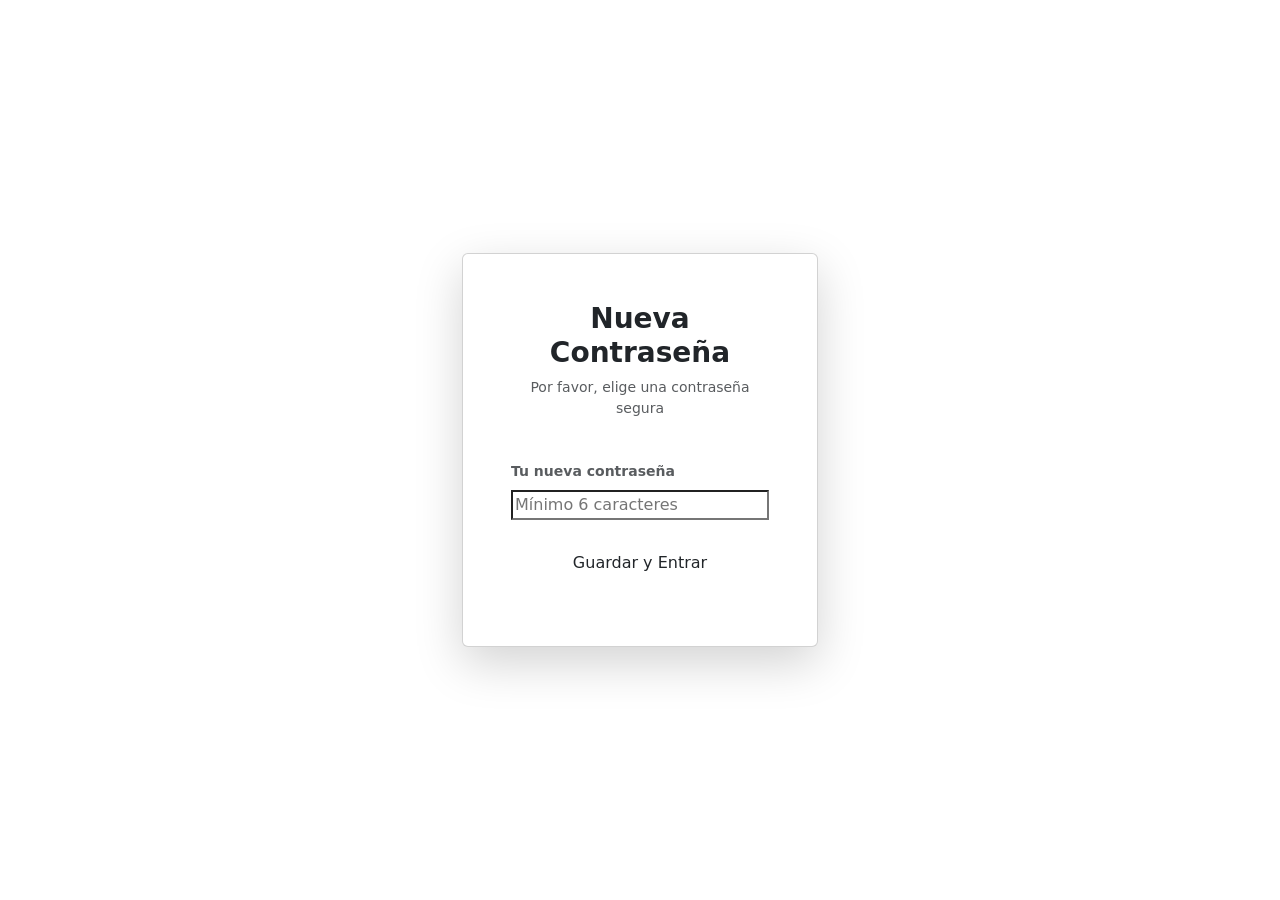
<file: src/main/resources/templates/error/reset-password.html>
<!DOCTYPE html>
<html xmlns:th="http://www.thymeleaf.org">
<head>
    <meta charset="UTF-8">
    <meta name="viewport" content="width=device-width, initial-scale=1.0">
    <title>Nueva Contraseña | ToDo Pro</title>
    <link href="https://cdn.jsdelivr.net/npm/bootstrap@5.3.0/dist/css/bootstrap.min.css" rel="stylesheet">
    <link rel="stylesheet" th:href="@{/css/style.css}">
</head>
<body class="bg-vibrant d-flex align-items-center min-vh-100 py-5">

<div class="container">
    <div class="row justify-content-center">
        <div class="col-11 col-sm-8 col-md-6 col-lg-4">
            <div class="card card-auth p-4 p-sm-5 shadow-lg">

                <div class="text-center mb-4">
                    <h3 class="fw-bold text-dark">Nueva Contraseña</h3>
                    <p class="text-muted small">Por favor, elige una contraseña segura</p>
                </div>

                <form th:action="@{/reset-password}" method="post">

                    <input type="hidden" name="token" th:value="${token}">

                    <div class="mb-4">
                        <label class="form-label small fw-bold text-muted">Tu nueva contraseña</label>
                        <input type="password" name="password" class="form-control-modern w-100 bg-white" required placeholder="Mínimo 6 caracteres" minlength="6">
                    </div>

                    <button type="submit" class="btn btn-vibrant w-100 mb-3">Guardar y Entrar</button>
                </form>

            </div>
        </div>
    </div>
</div>

<script src="https://cdn.jsdelivr.net/npm/bootstrap@5.3.0/dist/js/bootstrap.bundle.min.js"></script>
</body>
</html>
</file>
